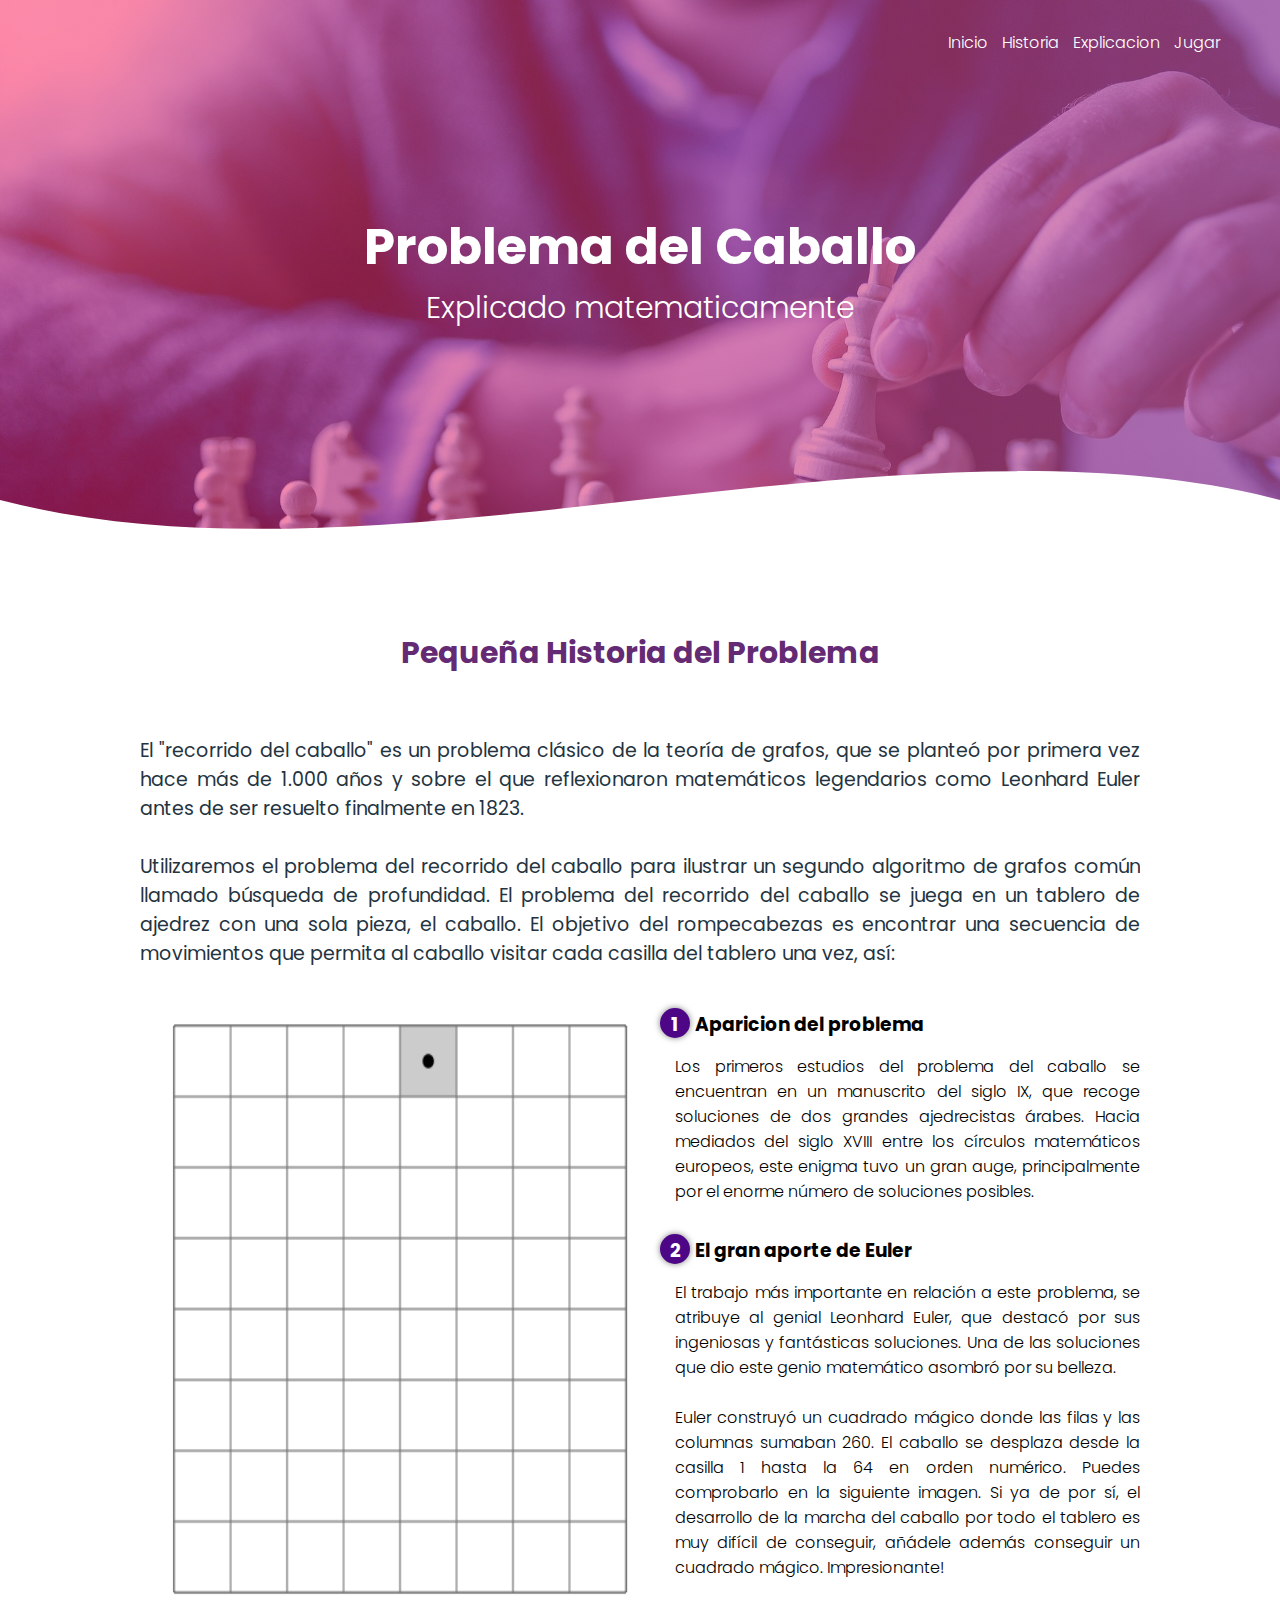
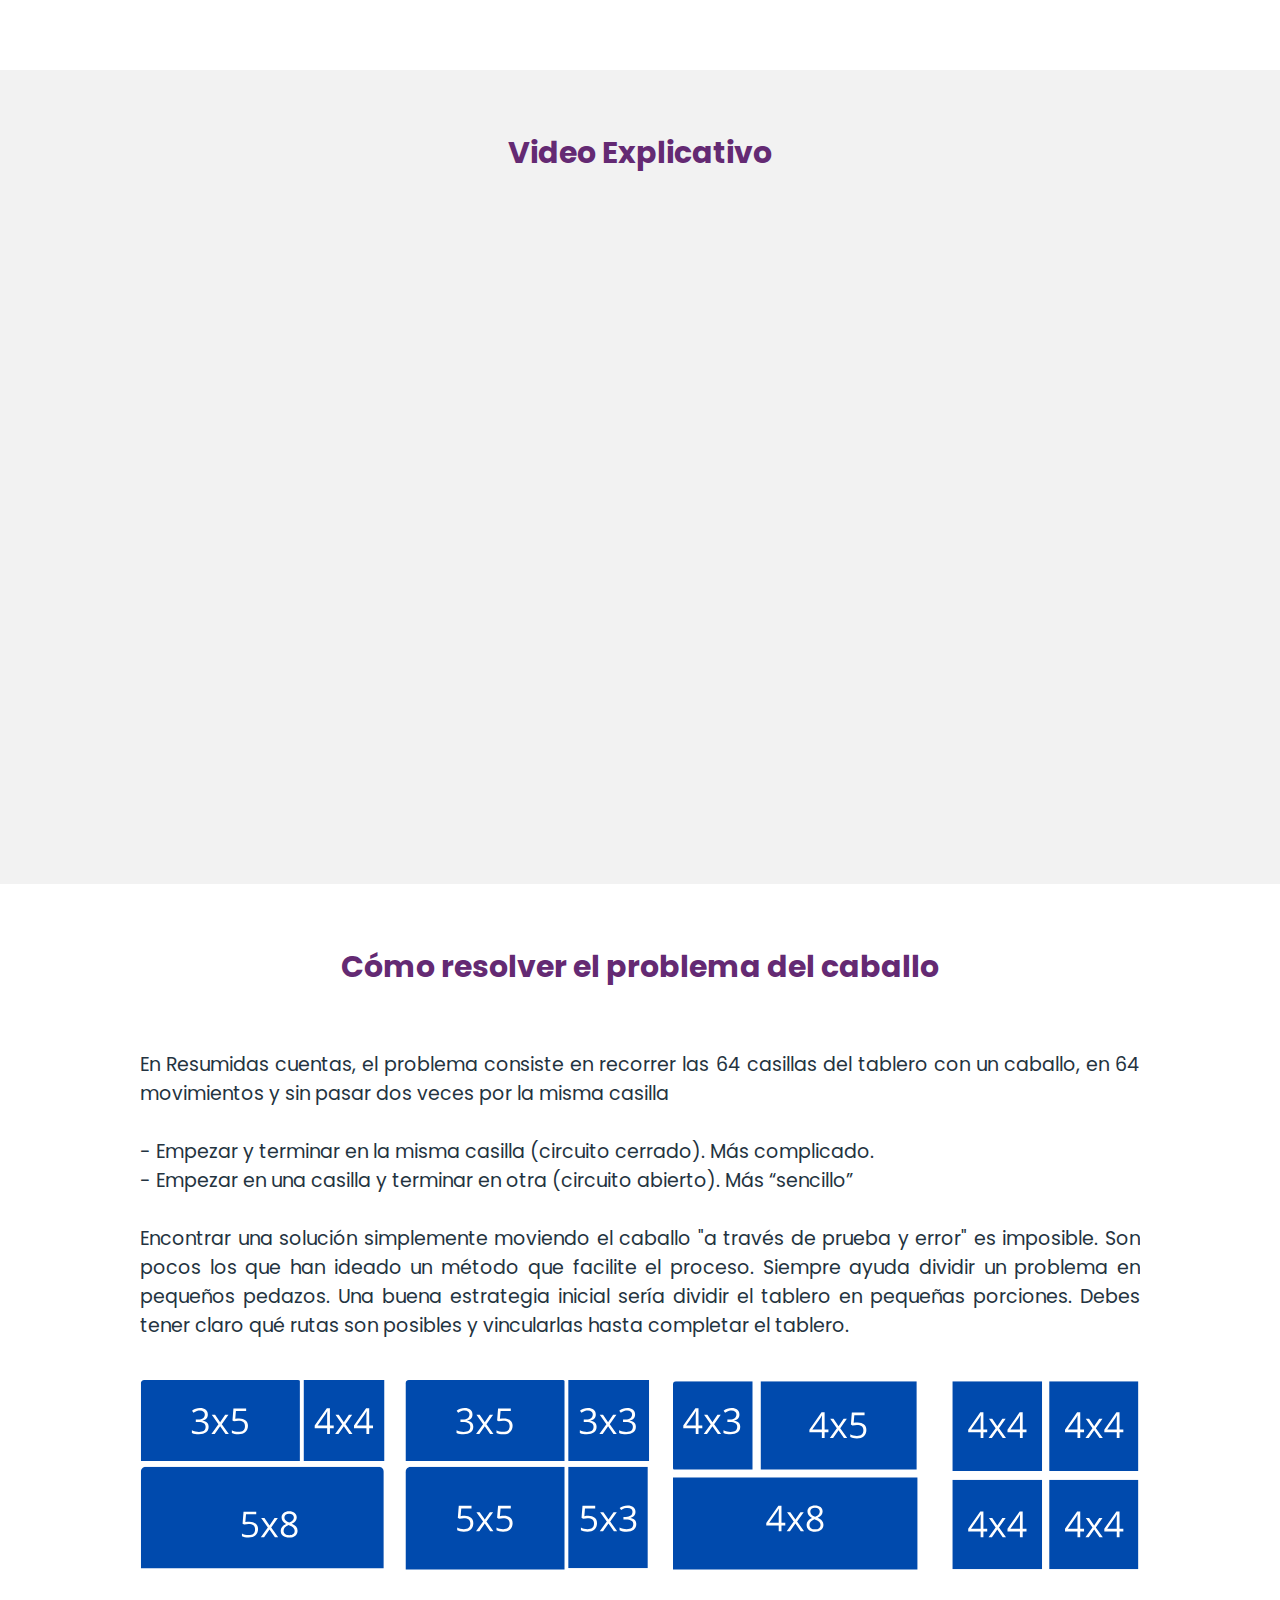
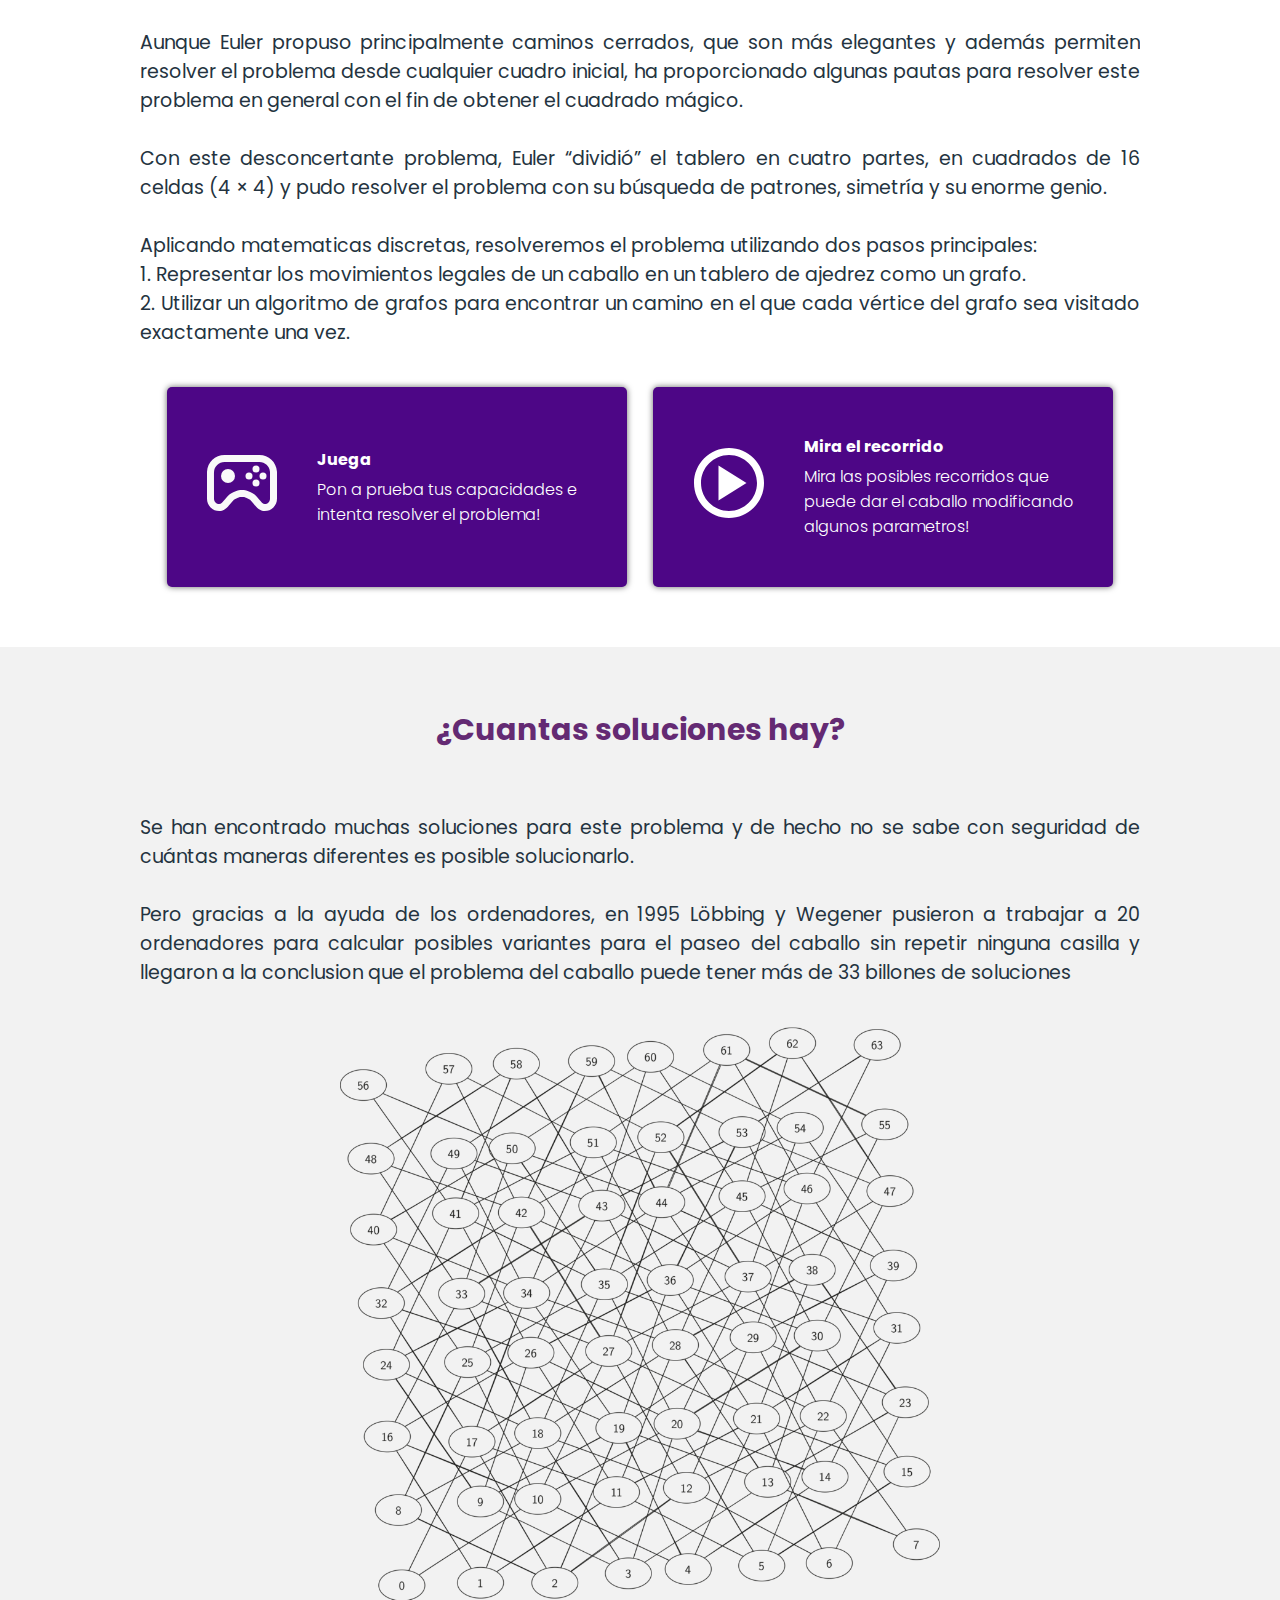
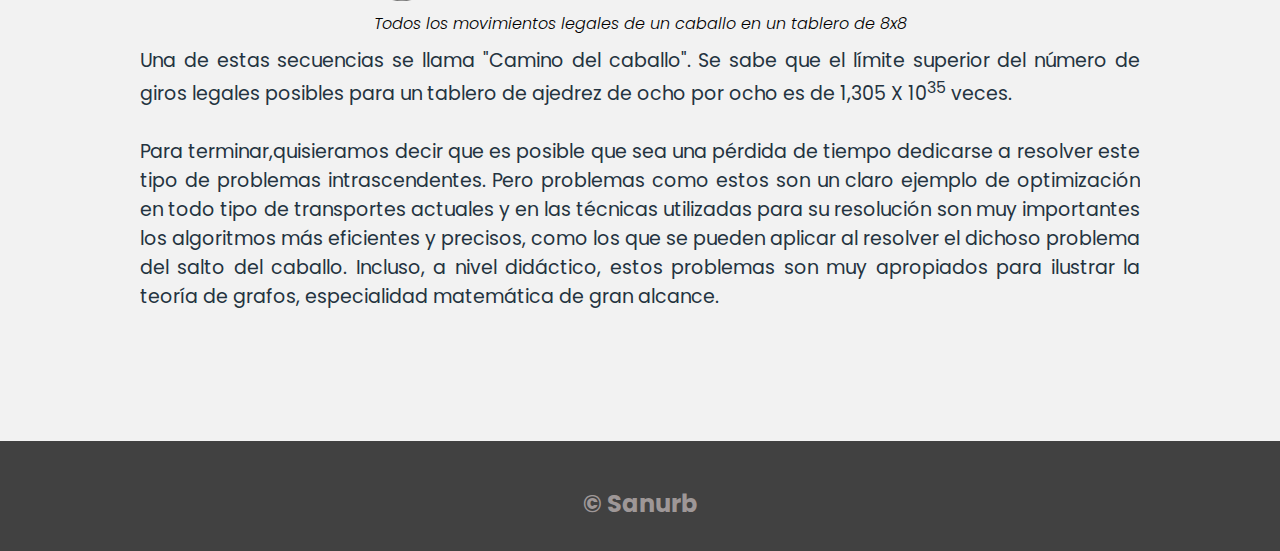
<file: index.html>
<!DOCTYPE html>
<html lang="es">
  <head>
    <meta charset="UTF-8" />
    <meta name="viewport" content="width=device-width, initial-scale=1.0" />
    <meta http-equiv="X-UA-Compatible" content="ie=edge" />
    <title>Problema del caballo</title>
    <link rel="shortcut icon" href="img/horseico.png" type="image/x-icon" />
    <!--==================== CSS ====================-->
    <link rel="stylesheet" href="css/estilos.css" />
  </head>

  <body>
    <!--==================== HEADER ====================-->
    <header>
      <nav>
        <a href="#inicio">Inicio</a>
        <a href="#historia">Historia</a>
        <a href="#explicacion">Explicacion</a>
        <a href="#jugar">Jugar</a>
      </nav>
      <section id="inicio" class="textos-header">
        <h1>Problema del Caballo</h1>
        <h2>Explicado matematicamente</h2>
      </section>
      <div class="wave" style="height: 150px; overflow: hidden">
        <svg
          viewBox="0 0 500 150"
          preserveAspectRatio="none"
          style="height: 100%; width: 100%"
        >
          <path
            d="M0.00,49.98 C150.00,150.00 349.20,-50.00 500.00,49.98 L500.00,150.00 L0.00,150.00 Z"
            style="stroke: none; fill: #fff"
          ></path>
        </svg>
      </div>
    </header>
      <!--==================== MAIN ====================-->
      <main>
      <!--==================== HISTORIA ====================-->
      <section id="historia" class="contenedor historia">
        <h2 class="titulo">Pequeña Historia del Problema</h2>
        <h3 class="intro">El "recorrido del caballo" es un problema clásico de la teoría de grafos, que se planteó por primera vez hace más de 1.000 años y sobre el que reflexionaron matemáticos legendarios como Leonhard Euler antes de ser resuelto finalmente en 1823.<br><br> Utilizaremos el problema del recorrido del caballo para ilustrar un segundo algoritmo de grafos común llamado búsqueda de profundidad. El problema del recorrido del caballo se juega en un tablero de ajedrez con una sola pieza, el caballo. El objetivo del rompecabezas es encontrar una secuencia de movimientos que permita al caballo visitar cada casilla del tablero una vez, así:</h3>
        <div class="contenedor-historia">
          <img src="img/ilustracion2.gif" alt="Un posible recorrido del Caballo" class="imagen-historia" loading="lazy" />
          <div class="contenido-textos">
            <h3><span>1</span>Aparicion del problema</h3>
            <p>
              Los primeros estudios del problema del caballo se encuentran en un
              manuscrito del siglo IX, que recoge soluciones de dos grandes
              ajedrecistas árabes. Hacia mediados del siglo XVIII entre los
              círculos matemáticos europeos, este enigma tuvo un gran auge,
              principalmente por el enorme número de soluciones posibles.
            </p>
            <h3><span>2</span>El gran aporte de Euler</h3>
            <p>
              El trabajo más importante en relación a este problema, se atribuye
              al genial Leonhard Euler, que destacó por sus ingeniosas y
              fantásticas soluciones. Una de las soluciones que dio este genio
              matemático asombró por su belleza. <br><br>Euler construyó un cuadrado
              mágico donde las filas y las columnas sumaban 260. El caballo se
              desplaza desde la casilla 1 hasta la 64 en orden numérico. Puedes
              comprobarlo en la siguiente imagen. Si ya de por sí, el desarrollo
              de la marcha del caballo por todo el tablero es muy difícil de
              conseguir, añádele además conseguir un cuadrado mágico.
              Impresionante!
            </p>
          </div>
        </div>
      </section>
      <!--==================== EXPLICACION ====================-->
      <section id="explicacion" class="explicacion">
        <div class="contenedor">
          <h2 class="titulo">Video Explicativo</h2>
          <div class="video-contenedor">
          <iframe loading="lazy" width="720" height="405" src="https://www.youtube.com/embed/xub1KmUgrdk" enablejsapi=1&color=white frameborder="0" allow="accelerometer; autoplay; clipboard-write; encrypted-media; gyroscope; picture-in-picture" allowfullscreen></iframe>
          </div>
        </section>
      <!--==================== SOLUCION ====================-->
      <section class="solucion contenedor">
        <h2 class="titulo">Cómo resolver el problema del caballo</h2>
          <h3 class="intro">
            En Resumidas cuentas, el problema consiste en recorrer las 64 casillas del tablero con un caballo, en 64 movimientos y sin pasar dos veces por la misma casilla
            <br><br>
            - Empezar y terminar en la misma casilla (circuito cerrado). Más complicado.<br>
            - Empezar en una casilla y terminar en otra (circuito abierto). Más “sencillo”<br><br>
            Encontrar una solución simplemente moviendo el caballo "a través de prueba y error" es imposible. Son pocos los que han ideado un método que facilite el proceso.
            Siempre ayuda dividir un problema en pequeños pedazos. Una buena estrategia inicial sería dividir el tablero en pequeñas porciones. Debes tener claro qué rutas son posibles y vincularlas hasta completar el tablero.
          </h3>
        <img src="img/cuadros-magicos.svg" alt="problema del caballo de ajedrez algoritmo" loading="lazy">
          <h3 class="intro">
            <br><br>
            Aunque Euler propuso principalmente caminos cerrados, que son más elegantes y además permiten resolver el problema desde cualquier cuadro inicial, ha proporcionado algunas pautas para resolver este problema en general con el fin de obtener el cuadrado mágico.
            <br><br>
            Con este desconcertante problema, Euler “dividió” el tablero en cuatro partes, en cuadrados de 16 celdas (4 × 4) y pudo resolver el problema con su búsqueda de patrones, simetría y su enorme genio.<br><br>
            Aplicando matematicas discretas, resolveremos el problema utilizando dos pasos principales:<br>1. Representar los movimientos legales de un caballo en un tablero de ajedrez como un grafo.<br>2. Utilizar un algoritmo de grafos para encontrar un camino en el que cada vértice del grafo sea visitado exactamente una vez.            
          </h3>
        <div class="cards">
          <div id="jugar" class="card">
            <a href="https://mindbluff.com/askchess.htm"><svg xmlns="http://www.w3.org/2000/svg" width="84" height="84" viewBox="0 0 24 24" style="fill:rgba(249, 249, 249, 1);transform:-ms-filter"><path fill="none" d="M19.98,8.72C19.877,7.225,18.567,6,17,6H7C5.383,6,4.069,7.26,4.009,8.867C4.007,8.92,4.001,8.972,3.991,9.022 L4,16.5c0,0.397,0.159,0.784,0.437,1.062C4.716,17.841,5.103,18,5.5,18c0.5,0,1.038-0.638,1.661-1.377 c0.336-0.397,0.717-0.849,1.149-1.261c0.577-0.55,1.821-1.099,2.459-1.249C11.187,14.015,11.72,14,12,14s0.813,0.015,1.229,0.112 c0.64,0.151,1.884,0.7,2.461,1.249c0.433,0.413,0.813,0.864,1.149,1.262C17.462,17.362,18,18,18.5,18 c0.397,0,0.784-0.159,1.062-0.437C19.841,17.284,20,16.897,20,16.5V9c-0.013-0.063-0.01-0.096-0.01-0.16 C19.985,8.84,19.98,8.779,19.98,8.72z M8,12c-1.105,0-2-0.895-2-2s0.895-2,2-2s2,0.895,2,2S9.105,12,8,12z M16,7 c0.553,0,1,0.447,1,1s-0.447,1-1,1s-1-0.447-1-1S15.447,7,16,7z M14,11c-0.553,0-1-0.447-1-1s0.447-1,1-1s1,0.447,1,1 S14.553,11,14,11z M16,13c-0.553,0-1-0.447-1-1s0.447-1,1-1s1,0.447,1,1S16.553,13,16,13z M18,11c-0.553,0-1-0.447-1-1s0.447-1,1-1 s1,0.447,1,1S18.553,11,18,11z"></path><path d="M21.979,8.652C21.802,6.044,19.615,4,17,4H7C4.321,4,2.142,6.076,2.013,8.737C2.003,8.816,2,8.898,2,8.99v7.51 c0,0.925,0.373,1.828,1.022,2.476C3.672,19.627,4.575,20,5.5,20c1.429,0,2.324-1.061,3.189-2.087c0.318-0.377,0.646-0.767,1-1.103 c0.237-0.226,1.102-0.647,1.539-0.751c0.252-0.059,1.293-0.058,1.541-0.001c0.439,0.104,1.304,0.526,1.541,0.751 c0.354,0.337,0.682,0.727,1,1.104C16.176,18.939,17.071,20,18.5,20c0.925,0,1.828-0.373,2.476-1.022 C21.627,18.328,22,17.425,22,16.5V9c0-0.095-0.004-0.18-0.014-0.26C21.984,8.712,21.981,8.683,21.979,8.652z M20,16.5 c0,0.397-0.159,0.784-0.438,1.063C19.284,17.841,18.897,18,18.5,18c-0.5,0-1.038-0.638-1.661-1.377 c-0.336-0.397-0.717-0.849-1.149-1.262c-0.577-0.549-1.821-1.098-2.461-1.249C12.813,14.015,12.28,14,12,14 s-0.813,0.015-1.23,0.113c-0.638,0.15-1.882,0.699-2.459,1.249c-0.433,0.412-0.813,0.863-1.149,1.261C6.538,17.362,6,18,5.5,18 c-0.397,0-0.784-0.159-1.063-0.438C4.159,17.284,4,16.897,4,16.5L3.991,9.022c0.01-0.051,0.016-0.103,0.018-0.155 C4.069,7.26,5.383,6,7,6h10c1.567,0,2.877,1.225,2.98,2.72c0,0.06,0.005,0.12,0.01,0.12c0,0.064-0.003,0.097,0.01,0.16V16.5z"></path><circle cx="16" cy="12" r="1"></circle><circle cx="18" cy="10" r="1"></circle><circle cx="16" cy="8" r="1"></circle><circle cx="14" cy="10" r="1"></circle><circle cx="8" cy="10" r="2"></circle></svg></a>        
            <div class="contenido-texto-card">
              <h4>Juega</h4>
              <p>
                Pon a prueba tus capacidades e intenta resolver el problema!
              </p>
            </div>
          </div>
          <div class="card">
            <a href="./problema.html"><svg xmlns="http://www.w3.org/2000/svg" width="84" height="84" viewBox="0 0 24 24" style="fill:rgba(255, 255, 255, 1);transform:-ms-filter"><path d="M12,2C6.486,2,2,6.486,2,12s4.486,10,10,10s10-4.486,10-10S17.514,2,12,2z M12,20c-4.411,0-8-3.589-8-8s3.589-8,8-8 s8,3.589,8,8S16.411,20,12,20z"></path><path d="M9 17L17 12 9 7z"></path></svg></a>
            <div class="contenido-texto-card">
              <h4>Mira el recorrido</h4>
              <p>
                Mira las posibles recorridos que puede dar el caballo modificando algunos parametros!
              </p>
            </div>
          </div>
        </div>
      </section>
      <!--==================== SOLUCION ====================-->
      <section class="conclusion">
        <div class="contenedor">
          <h2 class="titulo">¿Cuantas soluciones hay?</h2>
          <h3 class="intro">Se han encontrado muchas soluciones para este problema y de hecho no se sabe con seguridad de cuántas maneras diferentes es posible solucionarlo.<br><br>
           Pero gracias a la ayuda de los ordenadores, en 1995 Löbbing y Wegener pusieron a trabajar a 20 ordenadores para calcular posibles variantes para el paseo del caballo sin repetir ninguna casilla y llegaron a la conclusion que el problema del caballo puede tener más de 33 billones de soluciones</h3>
          <figure>
            <img src="img/movimientos-legales.png" alt="grafo de los moviemientos legales del caballo" loading="lazy">
            <figcaption>Todos los movimientos legales de un caballo en un tablero de 8x8</figcaption>
          </figure>
          <h3 class="intro">Una de estas secuencias se llama "Camino del caballo". Se sabe que el límite superior del número de giros legales posibles para un tablero de ajedrez de ocho por ocho es de 1,305 X 10<sup>35</sup> veces.<br><br>
          Para terminar,quisieramos decir que es posible que sea una pérdida de tiempo dedicarse a resolver este tipo de problemas intrascendentes. Pero problemas como estos son un claro ejemplo de optimización en todo tipo de transportes actuales y en las técnicas utilizadas para su resolución son muy importantes los algoritmos más eficientes y precisos, como los que se pueden aplicar al resolver el dichoso problema del salto del caballo. Incluso, a nivel didáctico, estos problemas son muy apropiados para ilustrar la teoría de grafos, especialidad matemática de gran alcance.</h3>
        </div>
      </section>
    </main>
    <!--==================== FOOTER ====================-->
    <footer>
      <h2 class="titulo-final">&copy; Sanurb</h2>
    </footer>
  </body>
</html>
</file>
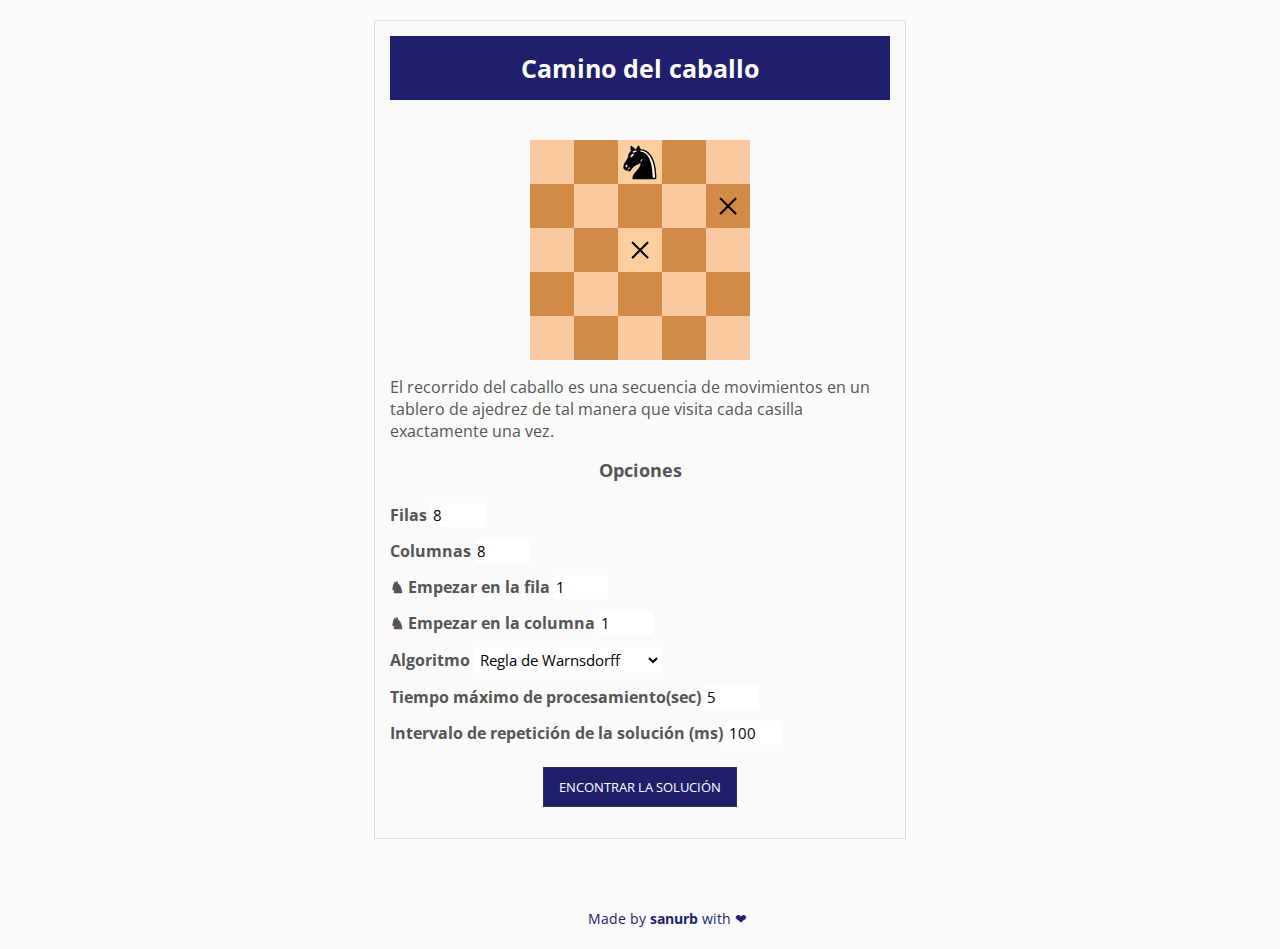
<file: problema.html>
<!DOCTYPE html>
<html lang="en">
  <head>
    <meta charset="UTF-8" />
    <meta name="viewport" content="width=device-width, initial-scale=1.0" />
    <meta http-equiv="X-UA-Compatible" content="ie=edge" />
    <title>Camino del caballo</title>
    <link rel="shortcut icon" href="images/horseico.png" type="image/x-icon" />
    <link rel="stylesheet" href="css/problema.css" />
    <link
      href="https://fonts.googleapis.com/css?family=Open+Sans:300,400,700,800&display=swap"
      rel="stylesheet"
    />
  </head>
  <body>
    <div id="start-screen">
      <div class="title-container">
        <h1>Camino del caballo</h1>
      </div>
      <img src="./img/camino.gif" alt="posible secuencia de moviemientos" />
      <p class="description">
        El recorrido del caballo es una secuencia de movimientos en un tablero
        de ajedrez de tal manera que visita cada casilla exactamente una vez.
      </p>

      <h2>Opciones</h2>
      <form id="options-form">
        <div class="form-item">
          <label for="numRows">Filas</label>
          <input type="number" min="1" id="numRows" value="8" required />
        </div>
        <div class="form-item">
          <label for="numColumns">Columnas</label>
          <input type="number" min="1" id="numColumns" value="8" required />
        </div>
        <div class="form-item">
          <label for="startRowIndex">&#9822; Empezar en la fila</label>
          <input type="number" min="1" id="startRowIndex" value="1" required />
        </div>
        <div class="form-item">
          <label for="startColumnIndex">&#9822; Empezar en la columna</label>
          <input
            type="number"
            min="1"
            id="startColumnIndex"
            value="1"
            required
          />
        </div>
        <div class="form-item">
          <label for="algorithm">Algoritmo</label>
          <select name="algorithm" id="algorithm">
            <option value="warnsdorfsRule">Regla de Warnsdorff</option>
            <option value="random">Retroceso(backtracking)</option>
          </select>
        </div>
        <div class="form-item">
          <label for="maxProcessingTimeInSeconds"
            >Tiempo máximo de procesamiento(sec)</label
          >
          <input
            type="number"
            min="1"
            id="maxProcessingTimeInSeconds"
            value="5"
            required
          />
        </div>
        <div class="form-item">
          <label for="showSolutionDelay"
            >Intervalo de repetición de la solución (ms)</label
          >
          <input
            type="number"
            min="0"
            id="showSolutionDelay"
            value="100"
            required
          />
        </div>

        <div class="form-item text-center">
          <button type="button" id="solve-button" onclick="onSolveClicked();">
            ENCONTRAR LA SOLUCIÓN
          </button>
        </div>
      </form>

      <div id="info"></div>
      <div id="error"></div>
    </div>

    <div id="result-screen">
      <div id="result-details">
        <div>
          Solucion hallada en <b id="result-solve-seconds"></b> segundos
        </div>
        <div>Tablero: <b id="result-cell-count"></b> casillas</div>
        <div>
          Tomo <b id="result-moves-count"></b> movimientos para resolverlo
        </div>
        <div><b id="result-backwards-moves"></b> movimientos hacia atrás</div>
        <div>
          Velocidad: <span id="result-moves-per-second"></span> moviemientos por
          segundos
        </div>

        <br />
        <button onclick="goToStartScreen();">VOLVER A OPCIONES</button>
      </div>
      <div id="board"></div>
    </div>

    <div class="profile-link-container">
      <a
        class="profile-link"
        href="https://www.linkedin.com/in/sanurb/"
        target="_blank"
      >
        Made by <b>sanurb</b> with <span class="heart">❤</span
        ><span class="underline"></span
      ></a>
    </div>
  </body>

  <script>
    var numRows;
    var numColumns;
    var startRowIndex;
    var startColumnIndex;
    var solutionGrid;
    var solutionPath;
    var pathNumber;
    var showSolutionTimeoutMs;
    var showSolutionDelay;
    var allTimeoutsList = [];
    var useWarnsdorfsRule;
    var totalMovesCount;
    var startTime;
    var endTime;
    var maxProcessingTimeInMs;
    var maxProcessingTimeReached;
    var counterToCheckMaxProcessingTime;
    var backwardsMovements;

    const knightMoves = [
      { row: -2, column: 1 },
      { row: -1, column: 2 },
      { row: 1, column: 2 },
      { row: 2, column: 1 },
      { row: 2, column: -1 },
      { row: 1, column: -2 },
      { row: -1, column: -2 },
      { row: -2, column: -1 },
    ];

    onSolveClicked = () => {
      let optionsForm = getElementById("options-form");
      if (!optionsForm.checkValidity()) {
        onError("Opciones Invalidas");
        return;
      }

      getElementById("solve-button").setAttribute("disabled", true);
      hideElementById("error");

      getElementById("info").innerHTML = "Calculando...";
      showElementById("info");

      resetVariables();
      createSolutionArray();

      setTimeout(() => {
        solve();
      }, 50);
    };

    resetVariables = () => {
      numRows = parseInt(getElementValueById("numRows"));
      numColumns = parseInt(getElementValueById("numColumns"));
      startRowIndex = parseInt(getElementValueById("startRowIndex")) - 1;
      startColumnIndex = parseInt(getElementValueById("startColumnIndex")) - 1;
      showSolutionDelay = parseInt(getElementValueById("showSolutionDelay"));
      useWarnsdorfsRule = getElementValueById("algorithm") === "warnsdorfsRule";
      maxProcessingTimeInMs =
        parseInt(getElementValueById("maxProcessingTimeInSeconds")) * 1000;

      pathNumber = 0;
      solutionGrid = [];
      solutionPath = [];
      showSolutionTimeoutMs = 0;
      allTimeoutsList = [];
      totalMovesCount = 0;
      counterToCheckMaxProcessingTime = 0;
      backwardsMovements = 0;
      maxProcessingTimeReached = false;
    };

    createSolutionArray = () => {
      solutionGrid = new Array(numRows);
      for (let i = 0; i < numRows; i++) {
        solutionGrid[i] = new Array(numColumns);
      }

      for (let i = 0; i < numRows; i++) {
        for (let j = 0; j < numColumns; j++) {
          solutionGrid[i][j] = null;
        }
      }
    };

    solve = () => {
      startTime = new Date().getTime();

      try {
        if (findPath(startRowIndex, startColumnIndex, 0)) {
          showSolution();
        } else {
          showNoSolutionFound();
        }
      } catch (error) {
        console.error(error);
        onError(
          "Capacidad maxima excedida<br>Porfavor intente con otro tablero mas pequeño"
        );
      }
    };

    showNoSolutionFound = () => {
      if (maxProcessingTimeReached) {
        endTime = new Date().getTime();
        let movesPerSecond = Math.floor(
          totalMovesCount / ((endTime - startTime) / 1000)
        );
        onError(
          `Tiempo maximo de procesamiento excedido<br>No se pudo encontrar una solución<br>${totalMovesCount.toLocaleString()} moves tried <small>(${movesPerSecond.toLocaleString()} moves per second)</small>`
        );
      } else {
        onError("No hay solución para este escenario");
      }
    };

    getWarnsdorfSortedPossibleMoves = (row, column) => {
      // Returns the list of possible next moves, sorted by the number of moves that the next cell has got.

      let possibleMoves = [];

      for (
        let gameMoveIndex = 0;
        gameMoveIndex < knightMoves.length;
        gameMoveIndex++
      ) {
        let nextMoveRow = row + knightMoves[gameMoveIndex].row;
        let nextMoveCol = column + knightMoves[gameMoveIndex].column;

        if (canMove(nextMoveRow, nextMoveCol)) {
          let move = {
            possibleMovesCount:
              getNextPossibleMovesCount(nextMoveRow, nextMoveCol) - 1, // -1 not to count the current cell.
            gameMoveIndex: gameMoveIndex,
          };
          possibleMoves.push(move);
        }
      }

      return possibleMoves.sort((a, b) => {
        return a.possibleMovesCount - b.possibleMovesCount;
      });
    };

    checkMaxProcessingTime = () => {
      if (new Date().getTime() - startTime > maxProcessingTimeInMs) {
        maxProcessingTimeReached = true;
      }
    };

    findPath = (row, column, index) => {
      // Check if we reached the max processing time only every 500k tries as that check actually takes time and slows down the process.
      counterToCheckMaxProcessingTime++;
      if (counterToCheckMaxProcessingTime > 500000) {
        counterToCheckMaxProcessingTime = 0;
        checkMaxProcessingTime();
        if (maxProcessingTimeReached) {
          return false;
        }
      }

      totalMovesCount++;

      pathNumber++;
      // mark cell as used
      solutionGrid[row][column] = pathNumber;
      // store knight's path
      solutionPath[pathNumber] = { row: row, column: column };

      if (index === numRows * numColumns - 1) {
        //Solution found
        endTime = new Date().getTime();
        return true;
      }

      if (useWarnsdorfsRule) {
        let sortedPossibleMoves = getWarnsdorfSortedPossibleMoves(row, column);

        // Recursively find a path
        for (let j = 0; j < sortedPossibleMoves.length; j++) {
          if (
            findPath(
              row + knightMoves[sortedPossibleMoves[j].gameMoveIndex].row,
              column + knightMoves[sortedPossibleMoves[j].gameMoveIndex].column,
              index + 1
            )
          ) {
            return true;
          }

          if (maxProcessingTimeReached) {
            break;
          }
        }
      } else {
        // Don't use WarnsdorfsRule
        for (let z = 0; z < knightMoves.length; z++) {
          if (
            canMove(row + knightMoves[z].row, column + knightMoves[z].column) &&
            findPath(
              row + knightMoves[z].row,
              column + knightMoves[z].column,
              index + 1
            )
          ) {
            return true;
          }

          if (maxProcessingTimeReached) {
            break;
          }
        }
      }

      // Path not found -> backtrack
      solutionGrid[row][column] = null;
      solutionPath[pathNumber] = null;
      pathNumber--;
      backwardsMovements++;
      return false;
    };

    canMove = (row, col) => {
      return (
        row >= 0 &&
        col >= 0 &&
        row < numRows &&
        col < numColumns &&
        solutionGrid[row][col] == null
      );
    };

    getNextPossibleMovesCount = (row, col) => {
      let count = 0;

      for (let i = 0; i < knightMoves.length; i++) {
        let targetRow = row + knightMoves[i].row;
        let targetCol = col + knightMoves[i].column;

        if (canMove(targetRow, targetCol)) {
          count++;
        }
      }

      return count;
    };

    showSolution = () => {
      getElementById("result-solve-seconds").innerHTML = (
        (endTime - startTime) /
        1000
      ).toFixed(4);
      getElementById("result-cell-count").innerHTML =
        numRows + "x" + numColumns + " = " + numRows * numColumns;
      getElementById("result-moves-count").innerHTML =
        totalMovesCount.toLocaleString();

      let movesPerSecond = Math.floor(
        totalMovesCount / ((endTime - startTime) / 1000)
      );
      getElementById("result-moves-per-second").innerHTML =
        movesPerSecond.toLocaleString();

      getElementById("result-backwards-moves").innerHTML =
        backwardsMovements.toLocaleString();

      hideElementById("start-screen");
      emptyElementById("board");
      showElementById("result-screen");

      if (showSolutionDelay > 0) {
        displayBoard(false);

        for (let pathIndex = 1; pathIndex < solutionPath.length; pathIndex++) {
          showSolutionTimeoutMs += showSolutionDelay;

          let newCellId =
            solutionPath[pathIndex].row + "_" + solutionPath[pathIndex].column;
          let newCellPathNumber =
            solutionGrid[solutionPath[pathIndex].row][
              solutionPath[pathIndex].column
            ];
          moveKnight(newCellId, newCellPathNumber);
        }
      } else {
        displayBoard(true);
      }
    };

    displayBoard = (showCellValues) => {
      let board = getElementById("board");

      let firstRow = document.createElement("div");

      let firstRowContent =
        "<div class='cell index-cell-col-empty'>&nbsp;</div>";
      for (let topColIndex = 0; topColIndex < numColumns; topColIndex++) {
        firstRowContent +=
          "<div class='cell index-cell-col'>" + (topColIndex + 1) + "</div>";
      }

      firstRow.innerHTML = firstRowContent;

      board.appendChild(firstRow);

      for (let rowIndex = 0; rowIndex < numRows; rowIndex++) {
        let row = document.createElement("div");

        let rowContent =
          "<div class='cell index-cell-row'><div class='number'>" +
          (rowIndex + 1) +
          "</div></div>";
        for (let colIndex = 0; colIndex < numColumns; colIndex++) {
          rowContent +=
            "<div id='" +
            rowIndex +
            "_" +
            colIndex +
            "' class='cell " +
            (showCellValues ? "used-cell" : "") +
            "'>" +
            (showCellValues && solutionGrid[rowIndex][colIndex] != null
              ? solutionGrid[rowIndex][colIndex]
              : "&nbsp;") +
            "</div>";
        }

        row.innerHTML = rowContent;

        board.appendChild(row);
      }
    };

    moveKnight = (targetCellId, targetPathNumber) => {
      let timeoutId = setTimeout(() => {
        let oldKnightCell = getFirstElementByClass("active-knight-cell");
        if (oldKnightCell) {
          oldKnightCell.classList.remove("active-knight-cell");
          oldKnightCell.classList.add("used-cell");
          oldKnightCell.innerText =
            oldKnightCell.getAttribute("data-path-number");
        }

        let newKnightCell = getElementById(targetCellId);
        newKnightCell.classList.add("active-knight-cell");
        newKnightCell.setAttribute("data-path-number", targetPathNumber);
      }, showSolutionTimeoutMs);

      allTimeoutsList.push(timeoutId);
    };

    goToStartScreen = () => {
      clearAllTimeoutsList();

      hideElementById("result-screen");
      hideElementById("info");
      hideElementById("error");

      showElementById("start-screen");

      getElementById("solve-button").removeAttribute("disabled");
    };

    onError = (htmlText) => {
      hideElementById("info");

      clearAllTimeoutsList();

      getElementById("solve-button").removeAttribute("disabled");

      getElementById("error").innerHTML = htmlText;

      showElementById("error");
    };

    showElementById = (id) => {
      getElementById(id).style.display = "block";
    };

    hideElementById = (id) => {
      getElementById(id).style.display = "none";
    };

    getElementById = (id) => {
      return document.getElementById(id);
    };

    getElementValueById = (id) => {
      return document.getElementById(id).value;
    };

    getFirstElementByClass = (className) => {
      let result = document.getElementsByClassName(className);
      if (result.length) {
        return result[0];
      }
      return null;
    };

    emptyElementById = (id) => {
      getElementById(id).innerHTML = "";
    };

    clearAllTimeoutsList = () => {
      for (let i = 0; i < allTimeoutsList.length; i++) {
        clearTimeout(allTimeoutsList[i]);
      }
    };
  </script>
</html>
</file>
<file: css/estilos.css>
/*==================== GOOGLE FONTS ====================*/
@import url('https://fonts.googleapis.com/css2?family=Poppins:ital,wght@0,400;0,500;0,600;1,400&display=swap');

/*==================== BASE ====================*/
* {
    margin: 0;
    padding: 0;
    box-sizing: border-box;
}

html{
    scroll-behavior: smooth;
}

body {
    font-family: 'Poppins', sans-serif;
}

img {
    display: block;
    margin-left: auto;
    margin-right: auto;
    width: 100%;
}

figure {
    text-align: center;
    margin: 0;
}

figure img{
    max-width: 60%;
}

figcaption{
    font-style: italic;
    font-weight: 300;
    margin: 10px 0;
}

/*==================== REUSABLE CSS CLASSES ====================*/
.contenedor {
    padding: 60px 0;
    width: 90%;
    max-width: 1000px;
    margin: auto;
    overflow: hidden;
}

.titulo {
    color: #642a73;
    font-size: 30px;
    text-align: center;
    margin-bottom: 60px;
}

.intro {
    color:#243340;
    font-size: 19px;
    font-weight: 400;
    text-align: justify;
    margin-bottom: 40px;
}

/* Header */

header {
    width: 100%;
    height: 600px;
    background: #bc4e9c;
    /* fallback for old browsers */
    background: -webkit-linear-gradient(to right, hsla(340, 95%, 50%, 0.459), hsla(317, 45%, 52%, 0.664)), url(../img/portada.jpg);
    /* Chrome 10-25, Safari 5.1-6 */
    background: linear-gradient(to right, hsla(340, 95%, 50%, 0.459), hsla(317, 45%, 52%, 0.664)), url(../img/portada.jpg);
    /* W3C, IE 10+/ Edge, Firefox 16+, Chrome 26+, Opera 12+, Safari 7+ */
    background-size: cover;
    background-attachment: fixed;
    position: relative;
}

nav{
    text-align: right;
    padding: 30px 50px 0 0;
}

nav > a{
    color:#fff;
    font-weight: 300;
    text-decoration: none;
    margin-right: 10px;
}

nav > a:hover{
    text-decoration: underline;
}

header .textos-header{
    display: flex;
    height: 430px;
    width: 100%;
    align-items: center;
    justify-content: center;
    flex-direction: column;
    text-align: center;
}

.textos-header h1{
    font-size: 50px;
    color:#fff;
}

.textos-header h2{
    font-size: 30px;
    font-weight: 300;
    color:#fff;
}

.wave{
    position: absolute;
    bottom: 0;
    width: 100%;
}

/* Historia */

main .historia{
    padding: 30px 0 60px 0;
}
.contenedor-historia{
    display: flex;
    justify-content: space-evenly;
}

.imagen-historia{
    width: 48%;
}

.historia .contenido-textos{
    width: 48%;
}

.contenido-textos h3{
    margin-bottom: 15px;
}

.contenido-textos h3 span{
    background: #4d0686;
    color: #fff;
    border-radius: 50%;
    display: inline-block;
    text-align: center;
    width: 30px;
    height: 30px;
    padding: 2px;
    box-shadow: 0 0 6px 0 rgba(0, 0, 0, .5);
    margin-right: 5px;
}

.contenido-textos p{
    padding: 0px 0px 30px 15px;
    font-weight: 300;
    text-align: justify;
}

/* Video explicativo */


.explicacion{
    background: #f2f2f2;
    text-align: center;
}

.video-contenedor {
	position: relative;
	padding-bottom: 56.25%; /*panorámico*/
	padding-top: 25px;
	height: 0;
}
.video-contenedor iframe {
	position: absolute;
	top: 0;
	left: 0;
	width: 100%;
	height: 100%;
}

/* JUGAR Y MIRAR RECORRIDO */

.cards{
    display: flex;
    justify-content: space-evenly;
}

.cards .card{
    background: #4d0686;
    display: flex;
    width: 46%;
    height: 200px;
    align-items: center;
    justify-content: space-evenly;
    border-radius: 5px;
    box-shadow: 0 0 6px 0 rgba(0, 0, 0, 0.6);
}

.cards .card img{
    width: 100px;
    height: 100px;
    object-fit: cover;
    border: 3px solid #fff;
    border-radius: 50%;
    display: block;
}

.cards .card > .contenido-texto-card{
    width: 60%;
    color: #fff;
}

.cards .card > .contenido-texto-card p{
    font-weight: 300;
    padding-top: 5px;
}

/*  conclusion */

.conclusion{
    background: #f2f2f2;
    padding-bottom: 30px;
}

/* footer */

footer{
    background: #414141;
    padding: 25px 0 30px 0;
    margin: auto;
    overflow: hidden;
}

.titulo-final{

    text-align: center;
    font-size: 24px;
    margin: 20px 0 0 0;
    color: #9e9797;
}

@media screen and (max-width:900px){
    header{
        background-position: center;
    }

    .contenedor-historia{
        flex-direction: column;
        justify-content: center;
        align-items: center;
    }

    .historia .contenido-textos{
        width: 90%;
    }

    .imagen-historia{
        width: 90%;
    }

    /* Galeria */

    .imagen-port{
        width: 44%;
    }

    /* solucion */

    .cards{
        flex-direction: column;
        justify-content: center;
        align-items: center;
    }

    .cards .card{
        width: 90%;
    }

    .cards .card:first-child{
        margin-bottom: 30px;
    }

    /* servicios */

    .servicio-cont{
        justify-content: center;
        flex-direction: column;
    }

    .servicio-ind{
        width: 100%;
        text-align: center;
    }

    .servicio-ind:nth-child(1), .servicio-ind:nth-child(2){
        margin-bottom: 60px;
    }

    .servicio-ind img{
        width: 90%;
    }
}

@media screen and (max-width:500px){
    nav{
        text-align: center;
        padding: 30px 0 0 0;
    }

    nav > a{
        margin-right: 5px;
    }

    .textos-header h1{
        font-size: 35px;
    }

    .textos-header h2{
        font-size: 20px;
    }

    /* ABOUT US */

    .imagen-historia{
        margin-bottom: 60px;
        width: 99%;
    }

    .historia .contenido-textos{
        width: 95%;
    }

    /* Galeria */

    .imagen-port{
        width: 95%;
    }

    /* Clients */

    .cards .card{
        height: 450px;
        display: flex;
        flex-direction: column;
        align-items: center;
    }

    .cards .card img{
        width: 90px;
        height: 90px;
    }

    /* Footer */

    .contenedor-footer{
        flex-direction: column;
        border: none;
    }

    .content-foo{
        margin-bottom: 20px;
        text-align: center;
    }

    .content-foo h4{
        border: none;
    }

    .content-foo p{
        color: #ccc;
        border-bottom: 1px solid #f2f2f2;
        padding-bottom: 20px;
    }

    .titulo-final{
        font-size: 20px;
    }
}
</file>
<file: css/problema.css>
* {
  font-family: "Open Sans", sans-serif;
}

html {
  height: 100%;
  background: #fafafa;
}

body {
  color: #555;
}

img {
  max-width: 220px;
  max-height: 220px;
  display: block;
  margin-left: auto;
  margin-right: auto;
  width: 100%;
}

h1 {
  color: #fff;
  font-size: 25px;
  margin: 0;
}

h2 {
  font-size: 18px;
  margin: 15px 0;
  text-align: center;
}

.text-center {
  text-align: center;
}

#start-screen {
  padding: 15px;
  border: 1px solid #ddd;
}

#result-screen {
  display: none;
  text-align: center;
}

#start-screen,
#result-details {
  max-width: 500px;
  margin: 20px auto 0 auto;
}

.title-container {
  padding: 15px 0px;
  text-align: center;
  width: 100%;
  background-color: #1f1f6b;
  margin-bottom: 40px;
}

#board {
  margin: 50px auto;
  white-space: nowrap;
}

.cell {
  border: 1px solid #666;
  text-align: center;
  margin: 0;
  padding: 0;
  display: inline-block;
  font-size: 16px;
  box-sizing: border-box;
  width: 40px;
  height: 40px;
  line-height: 40px;
}

.active-knight-cell {
  color: #333;
  font-size: 30px;
  background-color: #5eb95e;
  font-size: 16px;
  background-image: url(./img/caballo.png);
  background-repeat: no-repeat;
  background-position: 50% 50%;
  background-size: 30px;
}

.used-cell {
  color: #fff;
  background-color: #888;
}

.index-cell-row {
  text-align: right;
  border-color: white;
}

.index-cell-row .number {
  margin-right: 10px;
}

.index-cell-col {
  text-align: center;
  border-color: white;
}

.index-cell-col-empty {
  border-color: white;
}

.form-item {
  padding: 6px 0;
}

.form-item label {
  font-weight: bold;
}

input[type=number] {
  width: 50px;
  padding: 2px;
  border: none;
  font-size: 15px;
}

select {
  padding: 2px;
  border: none;
  font-size: 15px;
  background: white;
}

button {
  background-color: #1f1f6b;
  color: #fff;
  padding: 10px 15px;
  border: 1px solid #333;
}

button:hover {
  background-color: #fff;
  color: #333;
  cursor: pointer;
}

#solve-button {
  margin-top: 10px;
}

#info {
  color: rgb(16, 16, 150);
  font-weight: bold;
  margin-top: 10px;
}

#error {
  color: rgb(175, 29, 29);
  font-weight: bold;
  margin-top: 10px;
}

.profile-link-container {
  margin: 50px 0 20px 0;
  justify-content: center;
  display: flex;
  line-height: 60px;
}

.profile-link {
  text-decoration: none;
  padding-left: 55px;
  background: url(https://pattern.uao.edu.co/images/logo-uao-virtual-vertical.svg) 0 center no-repeat;
  font-size: 14px;
  height: 60px;
  background-size: 50px 50px;
  color: #1f1f6b;
}

.profile-link:hover .heart {
  color: #c44736;
}

.profile-link:hover .underline {
  -webkit-transform: scaleX(1);
  transform: scaleX(1);
}

.underline {
  display: block;
  position: relative;
  padding: 0;
  width: 100%;
  height: 2px;
  bottom: 30%;
  right: 0;
  background-color: #1f1f6b;
  -webkit-transition: all 0.25s ease-in-out 0s;
  transition: all 0.25s ease-in-out 0s;
  -webkit-transform: scaleX(0);
  transform: scaleX(0);
}
</file>
